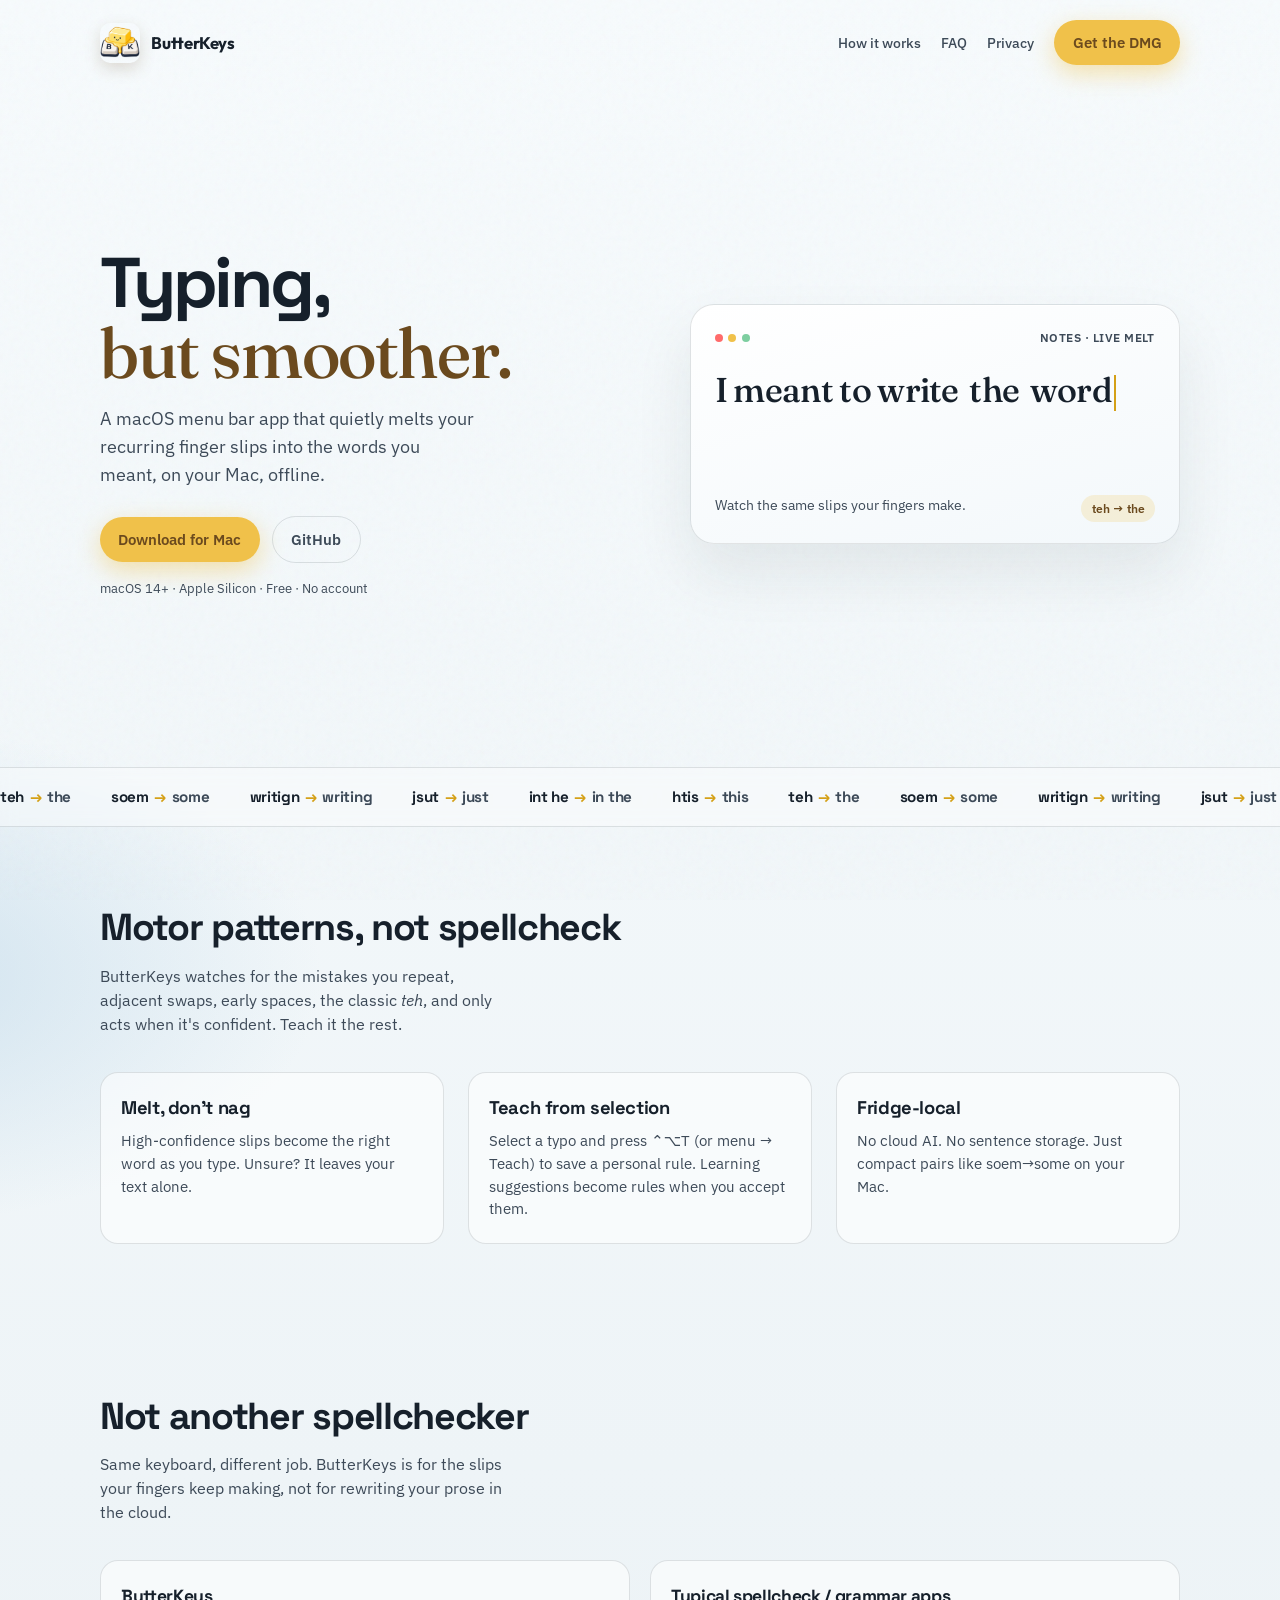
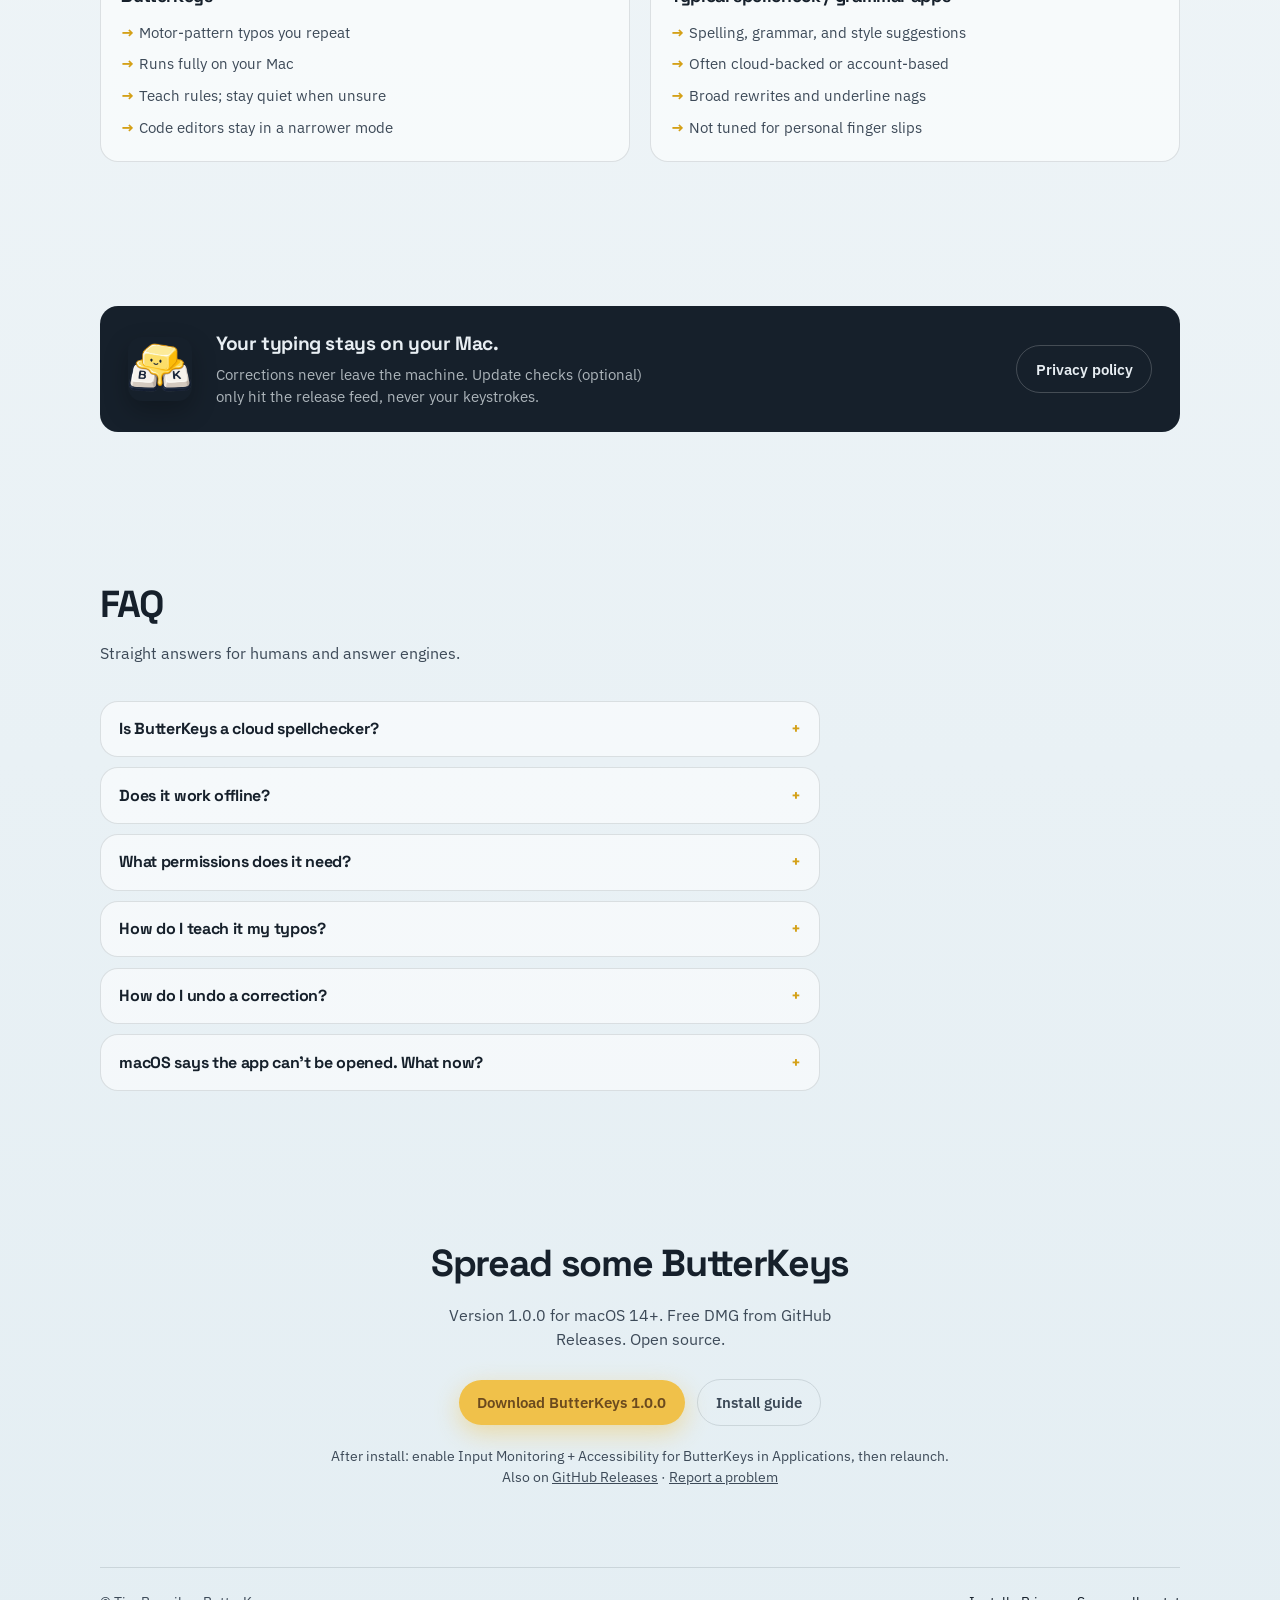
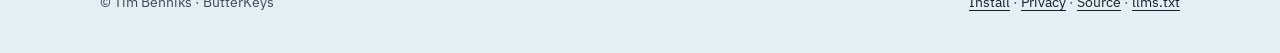
<file: site/index.html>
<!DOCTYPE html>
<html lang="en">
<head>
  <meta charset="utf-8" />
  <meta name="viewport" content="width=device-width, initial-scale=1" />
  <title>ButterKeys,  Local-first typing correction for macOS</title>
  <meta name="description" content="ButterKeys is a local-first macOS menu bar app that fixes your recurring finger slips (teh→the) on your Mac. Offline. No cloud. No accounts." />
  <meta name="author" content="Tim Benniks" />
  <meta name="theme-color" content="#f0c14a" />
  <meta name="robots" content="index,follow,max-image-preview:large" />
  <link rel="canonical" href="https://butterkeys.timbenniks.dev/" />

  <meta property="og:type" content="website" />
  <meta property="og:site_name" content="ButterKeys" />
  <meta property="og:locale" content="en_US" />
  <meta property="og:url" content="https://butterkeys.timbenniks.dev/" />
  <meta property="og:title" content="ButterKeys,  Local-first typing correction for macOS" />
  <meta property="og:description" content="Quietly fixes recurring motor-pattern typos on your Mac. Offline. No cloud AI. No accounts." />
  <meta property="og:image" content="https://butterkeys.timbenniks.dev/butterkeys.png" />
  <meta property="og:image:alt" content="ButterKeys,  Typing, but smoother." />

  <meta name="twitter:card" content="summary_large_image" />
  <meta name="twitter:title" content="ButterKeys,  Local-first typing correction for macOS" />
  <meta name="twitter:description" content="Quietly fixes recurring motor-pattern typos on your Mac. Offline. No cloud AI. No accounts." />
  <meta name="twitter:image" content="https://butterkeys.timbenniks.dev/butterkeys.png" />

  <link rel="icon" href="butterkeys.png" type="image/png" />
  <link rel="apple-touch-icon" href="butterkeys.png" />
  <link rel="stylesheet" href="styles.css" />
  <link rel="preconnect" href="https://fonts.googleapis.com" />
  <link rel="preconnect" href="https://fonts.gstatic.com" crossorigin />
  <link href="https://fonts.googleapis.com/css2?family=Fraunces:opsz,wght@9..144,500;9..144,700&family=Space+Grotesk:wght@500;600;700&family=Outfit:wght@500;600;700;800&family=IBM+Plex+Sans:wght@400;500;600&display=swap" rel="stylesheet" />

  <script type="application/ld+json">
  {
    "@context": "https://schema.org",
    "@graph": [
      {
        "@type": "SoftwareApplication",
        "@id": "https://butterkeys.timbenniks.dev/#app",
        "name": "ButterKeys",
        "applicationCategory": "UtilitiesApplication",
        "operatingSystem": "macOS 14 or later",
        "description": "Local-first macOS menu bar app that corrects recurring personal typing mistakes (motor-pattern slips) in real time. No cloud, no accounts.",
        "url": "https://butterkeys.timbenniks.dev/",
        "downloadUrl": "https://github.com/timbenniks/butterkeys/releases/download/v1.0.0/ButterKeys-1.0.0.dmg",
        "softwareVersion": "1.0.0",
        "author": {
          "@type": "Person",
          "name": "Tim Benniks",
          "url": "https://github.com/timbenniks"
        },
        "publisher": {
          "@type": "Person",
          "name": "Tim Benniks",
          "url": "https://github.com/timbenniks"
        },
        "isAccessibleForFree": true,
        "offers": {
          "@type": "Offer",
          "price": "0",
          "priceCurrency": "USD"
        },
        "image": "https://butterkeys.timbenniks.dev/butterkeys.png",
        "screenshot": "https://butterkeys.timbenniks.dev/butterkeys.png",
        "license": "https://github.com/timbenniks/butterkeys",
        "codeRepository": "https://github.com/timbenniks/butterkeys",
        "featureList": [
          "Real-time correction of recurring motor-pattern typos",
          "Teach rules from selection with Control-Option-T",
          "Local-only processing,  typing never leaves the Mac",
          "Menu bar agent with undo (Control-Option-Z)",
          "Code-safe mode for editors"
        ]
      },
      {
        "@type": "WebSite",
        "@id": "https://butterkeys.timbenniks.dev/#website",
        "url": "https://butterkeys.timbenniks.dev/",
        "name": "ButterKeys",
        "description": "Typing, but smoother. Local-first macOS typing correction.",
        "publisher": { "@id": "https://butterkeys.timbenniks.dev/#app" }
      },
      {
        "@type": "FAQPage",
        "@id": "https://butterkeys.timbenniks.dev/#faq",
        "mainEntity": [
          {
            "@type": "Question",
            "name": "Is ButterKeys a cloud spellchecker?",
            "acceptedAnswer": {
              "@type": "Answer",
              "text": "No. ButterKeys runs entirely on your Mac. It targets recurring personal motor-pattern slips (like teh→the), not generic cloud grammar or AI rewriting. Corrections never leave the machine."
            }
          },
          {
            "@type": "Question",
            "name": "Does ButterKeys work offline?",
            "acceptedAnswer": {
              "@type": "Answer",
              "text": "Yes. Correction works fully offline. Optional Sparkle update checks only contact the release feed and never include keystrokes or typing data."
            }
          },
          {
            "@type": "Question",
            "name": "What macOS permissions does ButterKeys need?",
            "acceptedAnswer": {
              "@type": "Answer",
              "text": "Input Monitoring and Accessibility, granted for the copy in /Applications. After enabling both, quit and relaunch ButterKeys from Applications."
            }
          },
          {
            "@type": "Question",
            "name": "How do I teach ButterKeys my own typos?",
            "acceptedAnswer": {
              "@type": "Answer",
              "text": "Select the mistake and press Control-Option-T (or use Teach in the menu bar) to save an explicit rule. You can also accept Learning suggestions so they become real rules."
            }
          },
          {
            "@type": "Question",
            "name": "How is ButterKeys different from system autocorrect or Grammarly?",
            "acceptedAnswer": {
              "@type": "Answer",
              "text": "System autocorrect and Grammarly focus on spelling and grammar, often with cloud features. ButterKeys is local-first and focused on the finger slips you repeat. When unsure, it leaves your text alone."
            }
          }
        ]
      }
    ]
  }
  </script>
</head>
<body>
  <a class="skip" href="#main">Skip to content</a>
  <div class="wrap">
    <header>
      <a class="mark" href="./">
        <img src="butterkeys.png" alt="ButterKeys app icon" width="40" height="40" />
        ButterKeys
      </a>
      <nav aria-label="Primary">
        <a class="hide-sm" href="#how">How it works</a>
        <a class="hide-sm" href="#faq">FAQ</a>
        <a class="hide-sm" href="privacy.html">Privacy</a>
        <a class="btn btn-butter" href="#download">Get the DMG</a>
      </nav>
    </header>

    <main id="main">
      <section class="hero" aria-label="Introduction">
        <div class="hero-copy">
          <h1>Typing,<br /><em>but smoother.</em></h1>
          <p class="lede">
            A macOS menu bar app that quietly melts your recurring finger slips
            into the words you meant, on your Mac, offline.
          </p>
          <div class="cta-row">
            <a class="btn btn-butter" href="#download">Download for Mac</a>
            <a class="btn btn-ghost" href="https://github.com/timbenniks/butterkeys" rel="noopener">GitHub</a>
          </div>
          <p class="fine">macOS 14+ · Apple Silicon · Free · No account</p>
        </div>

        <aside class="stage" aria-label="Live correction demo">
          <div class="stage-bar">
            <div class="dots" aria-hidden="true"><span></span><span></span><span></span></div>
            <span>Notes · live melt</span>
          </div>
          <p class="type-line" id="demo" aria-live="polite">
            <span id="demo-text"></span><span class="cursor" aria-hidden="true"></span>
          </p>
          <div class="stage-caption">
            <span>Watch the same slips your fingers make.</span>
            <span class="pill" id="demo-pill">teh → the</span>
          </div>
        </aside>
      </section>
    </main>
  </div>

  <div class="band" aria-hidden="true">
    <div class="marquee" id="marquee">
      <div class="marquee-group">
        <span><b>teh</b><span class="arrow">→</span>the</span>
        <span><b>soem</b><span class="arrow">→</span>some</span>
        <span><b>writign</b><span class="arrow">→</span>writing</span>
        <span><b>jsut</b><span class="arrow">→</span>just</span>
        <span><b>int he</b><span class="arrow">→</span>in the</span>
        <span><b>htis</b><span class="arrow">→</span>this</span>
      </div>
    </div>
  </div>

  <div class="wrap">
    <section id="how">
      <h2 class="section-title">Motor patterns, not spellcheck</h2>
      <p class="section-lede">
        ButterKeys watches for the mistakes you repeat,  adjacent swaps, early spaces, the classic
        <i>teh</i>,  and only acts when it's confident. Teach it the rest.
      </p>
      <div class="beats">
        <article class="beat">
          <h3>Melt, don't nag</h3>
          <p>High-confidence slips become the right word as you type. Unsure? It leaves your text alone.</p>
        </article>
        <article class="beat">
          <h3>Teach from selection</h3>
          <p>Select a typo and press ⌃⌥T (or menu → Teach) to save a personal rule. Learning suggestions become rules when you accept them.</p>
        </article>
        <article class="beat">
          <h3>Fridge-local</h3>
          <p>No cloud AI. No sentence storage. Just compact pairs like soem→some on your Mac.</p>
        </article>
      </div>
    </section>

    <section id="compare" aria-labelledby="compare-title">
      <h2 class="section-title" id="compare-title">Not another spellchecker</h2>
      <p class="section-lede">
        Same keyboard, different job. ButterKeys is for the slips your fingers keep making,  not for rewriting your prose in the cloud.
      </p>
      <div class="compare">
        <div class="compare-col">
          <h3>ButterKeys</h3>
          <ul>
            <li>Motor-pattern typos you repeat</li>
            <li>Runs fully on your Mac</li>
            <li>Teach rules; stay quiet when unsure</li>
            <li>Code editors stay in a narrower mode</li>
          </ul>
        </div>
        <div class="compare-col">
          <h3>Typical spellcheck / grammar apps</h3>
          <ul>
            <li>Spelling, grammar, and style suggestions</li>
            <li>Often cloud-backed or account-based</li>
            <li>Broad rewrites and underline nags</li>
            <li>Not tuned for personal finger slips</li>
          </ul>
        </div>
      </div>
    </section>

    <section id="privacy">
      <div class="privacy">
        <img class="butter-stack" src="butterkeys.png" alt="ButterKeys app icon" width="64" height="64" />
        <div>
          <strong>Your typing stays on your Mac.</strong>
          <p>
            Corrections never leave the machine. Update checks (optional) only hit the release feed, 
            never your keystrokes.
          </p>
        </div>
        <a class="btn btn-ghost" style="color:#e8eef3;border-color:rgba(255,255,255,0.2)" href="privacy.html">Privacy policy</a>
      </div>
    </section>

    <section id="faq" aria-labelledby="faq-title">
      <h2 class="section-title" id="faq-title">FAQ</h2>
      <p class="section-lede">Straight answers for humans and answer engines.</p>
      <div class="faq">
        <details>
          <summary>Is ButterKeys a cloud spellchecker?</summary>
          <p>No. It runs on your Mac and targets recurring personal motor-pattern slips (like <i>teh</i>→<i>the</i>), not cloud grammar or AI rewriting. Corrections never leave the machine.</p>
        </details>
        <details>
          <summary>Does it work offline?</summary>
          <p>Yes. Correction is fully offline. Optional update checks only contact the release feed and never include typing data.</p>
        </details>
        <details>
          <summary>What permissions does it need?</summary>
          <p><strong>Input Monitoring</strong> and <strong>Accessibility</strong> for the copy in <code>/Applications</code>. Enable both, then quit and relaunch from Applications. See the <a href="install.html">install guide</a>.</p>
        </details>
        <details>
          <summary>How do I teach it my typos?</summary>
          <p>Select the mistake and press <strong>⌃⌥T</strong> (or menu → Teach). Accept Learning suggestions to turn them into real rules.</p>
        </details>
        <details>
          <summary>How do I undo a correction?</summary>
          <p>Press <strong>⌃⌥Z</strong> or use Undo in the menu bar. Host-app ⌘Z is not guaranteed to reverse a ButterKeys replacement.</p>
        </details>
        <details>
          <summary>macOS says the app can't be opened. What now?</summary>
          <p>Early builds may not be Developer ID–notarized yet. In System Settings → Privacy &amp; Security, choose <strong>Open Anyway</strong>, or right-click the app → Open. Details in the <a href="install.html">install guide</a>.</p>
        </details>
      </div>
    </section>

    <section class="download" id="download">
      <h2 class="section-title">Spread some ButterKeys</h2>
      <p class="section-lede">
        Version 1.0.0 for macOS 14+. Free DMG from GitHub Releases. Open source.
      </p>
      <div class="cta-row" style="justify-content:center">
        <a class="btn btn-butter" href="https://github.com/timbenniks/butterkeys/releases/download/v1.0.0/ButterKeys-1.0.0.dmg" rel="noopener">
          Download ButterKeys 1.0.0
        </a>
        <a class="btn btn-ghost" href="install.html">Install guide</a>
      </div>
      <p class="reqs">
        After install: enable Input Monitoring + Accessibility for ButterKeys in Applications, then relaunch.
        <br />
        Also on <a href="https://github.com/timbenniks/butterkeys/releases/latest">GitHub Releases</a>
        · <a href="https://github.com/timbenniks/butterkeys/issues">Report a problem</a>
      </p>
    </section>

    <footer>
      <span>© Tim Benniks · ButterKeys</span>
      <span>
        <a href="install.html">Install</a>
        ·
        <a href="privacy.html">Privacy</a>
        ·
        <a href="https://github.com/timbenniks/butterkeys">Source</a>
        ·
        <a href="llms.txt">llms.txt</a>
      </span>
    </footer>
  </div>

  <script>
    (function () {
      const marquee = document.getElementById("marquee");
      if (marquee) {
        const group = marquee.querySelector(".marquee-group");
        const seed = Array.from(group.children).map((node) => node.cloneNode(true));
        const fillTo = Math.max(window.innerWidth, 1200) * 1.25;
        while (group.scrollWidth < fillTo) {
          seed.forEach((node) => group.appendChild(node.cloneNode(true)));
        }
        marquee.appendChild(group.cloneNode(true));
      }

      const pairs = [
        { wrong: "teh", right: "the", sentence: ["I", "meant", "to", "write", null, "word."] },
        { wrong: "soem", right: "some", sentence: ["Just", null, "butter", "on", "top."] },
        { wrong: "writign", right: "writing", sentence: ["Quiet", null, "fixes."] },
        { wrong: "jsut", right: "just", sentence: ["It", "was", null, "a", "slip."] },
        { wrong: "htis", right: "this", sentence: ["Watch", null, "melt."] }
      ];

      const textEl = document.getElementById("demo-text");
      const pill = document.getElementById("demo-pill");
      const reduced = window.matchMedia("(prefers-reduced-motion: reduce)").matches;
      let i = 0;

      function sleep(ms) {
        return new Promise((r) => setTimeout(r, ms));
      }

      async function typeWord(word, className) {
        const span = document.createElement("span");
        if (className) span.className = className;
        textEl.appendChild(span);
        for (const ch of word) {
          span.textContent += ch;
          if (!reduced) await sleep(48 + Math.random() * 40);
        }
        return span;
      }

      async function runCycle() {
        const pair = pairs[i % pairs.length];
        i += 1;
        pill.textContent = pair.wrong + " → " + pair.right;
        textEl.innerHTML = "";

        for (const part of pair.sentence) {
          if (part === null) {
            const slip = await typeWord(pair.wrong, "slip is-wrong");
            if (!reduced) await sleep(650);
            if (reduced) {
              slip.textContent = pair.right;
              slip.className = "slip is-smooth";
            } else {
              slip.classList.add("is-melting");
              await sleep(520);
              slip.textContent = pair.right;
              slip.className = "slip is-smooth";
            }
            textEl.appendChild(document.createTextNode(" "));
          } else {
            await typeWord(part + " ");
          }
        }

        await sleep(reduced ? 1800 : 2400);
        runCycle();
      }

      runCycle();
    })();
  </script>
</body>
</html>
</file>
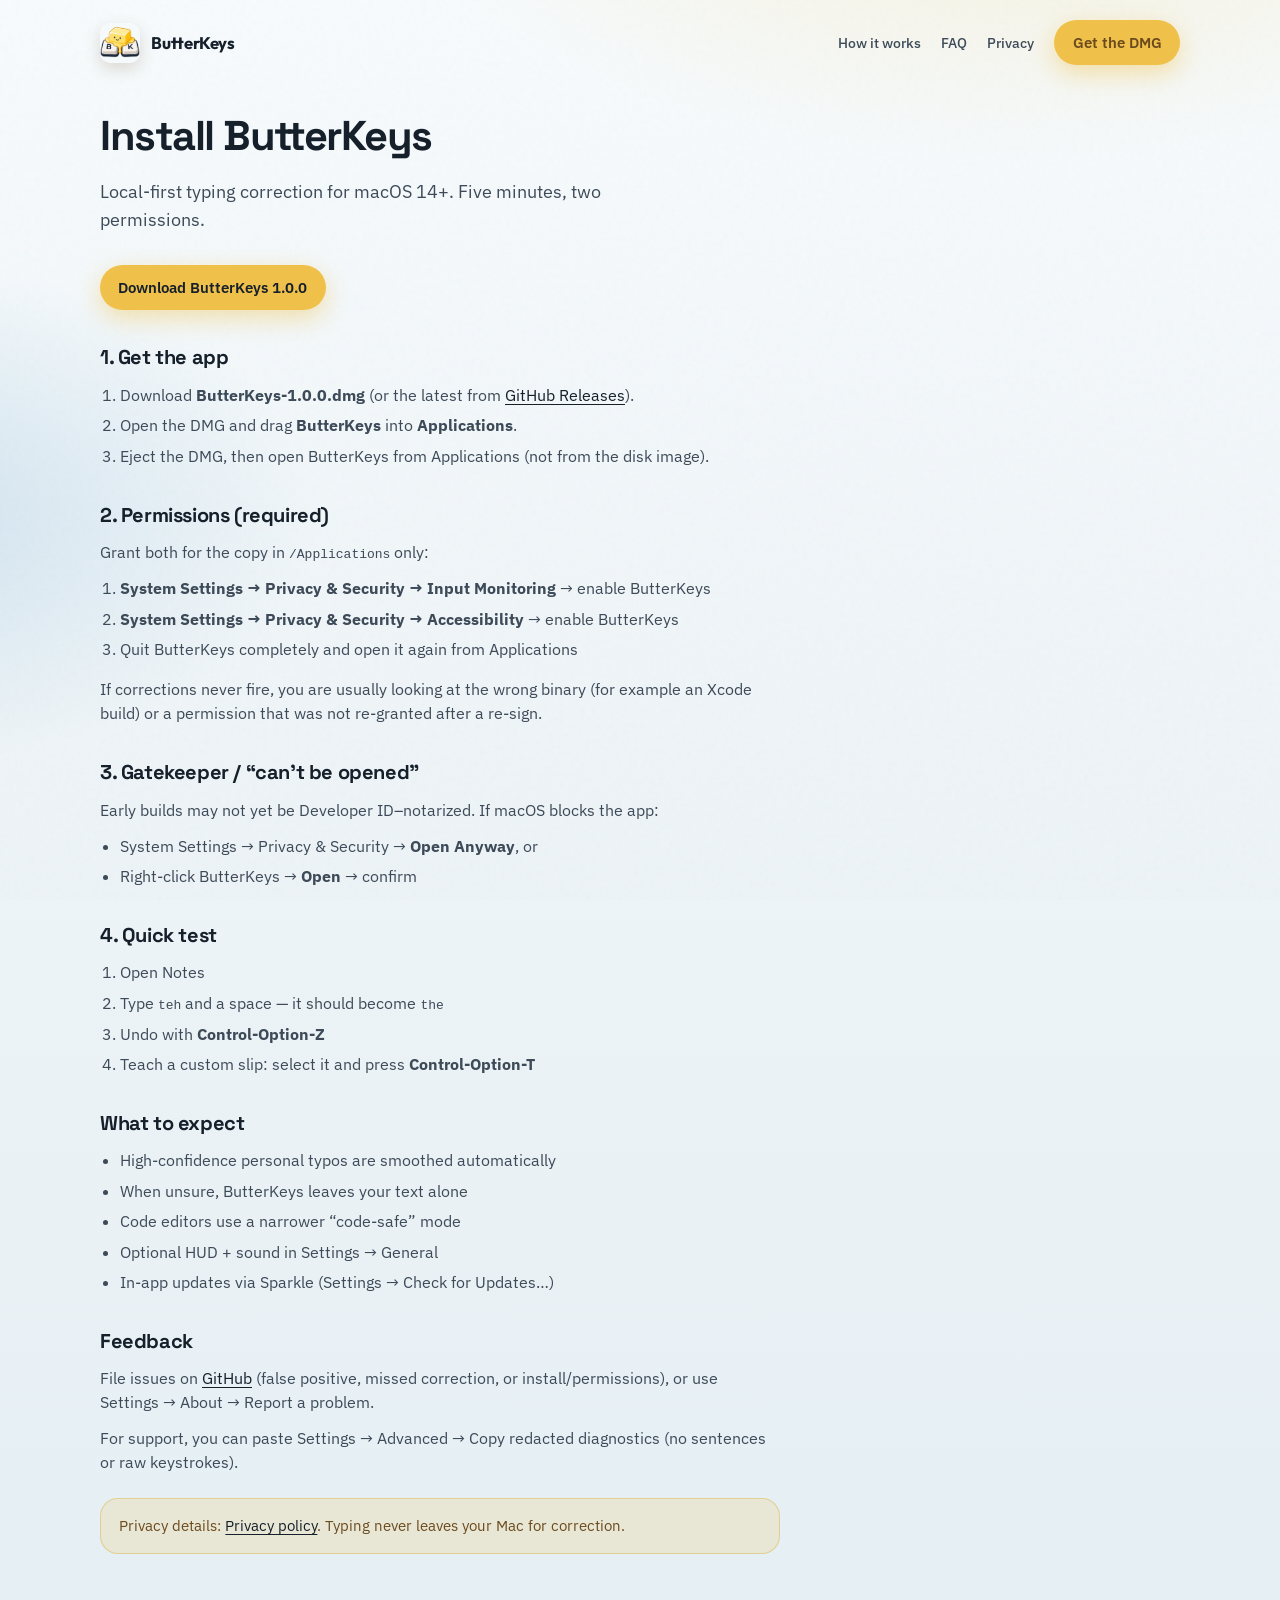
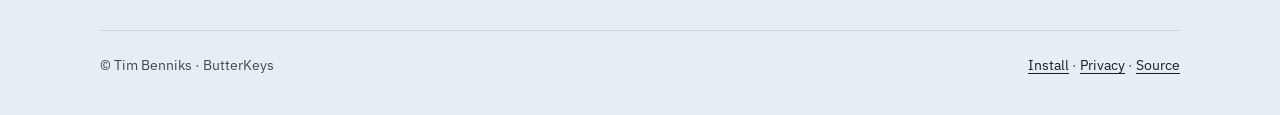
<file: site/install.html>
<!DOCTYPE html>
<html lang="en">
<head>
  <meta charset="utf-8" />
  <meta name="viewport" content="width=device-width, initial-scale=1" />
  <title>Install ButterKeys on macOS — permissions guide</title>
  <meta name="description" content="Install ButterKeys: download the DMG, drag to Applications, enable Input Monitoring and Accessibility, then relaunch. Quick test: type teh in Notes." />
  <meta name="robots" content="index,follow" />
  <link rel="canonical" href="https://timbenniks.github.io/butterkeys/install.html" />

  <meta property="og:type" content="article" />
  <meta property="og:site_name" content="ButterKeys" />
  <meta property="og:url" content="https://timbenniks.github.io/butterkeys/install.html" />
  <meta property="og:title" content="Install ButterKeys on macOS" />
  <meta property="og:description" content="DMG install plus Input Monitoring and Accessibility setup for ButterKeys." />
  <meta property="og:image" content="https://timbenniks.github.io/butterkeys/og.png" />

  <meta name="twitter:card" content="summary_large_image" />
  <meta name="twitter:title" content="Install ButterKeys on macOS" />
  <meta name="twitter:description" content="DMG install plus Input Monitoring and Accessibility setup for ButterKeys." />
  <meta name="twitter:image" content="https://timbenniks.github.io/butterkeys/og.png" />

  <link rel="icon" href="butterkeys.png" type="image/png" />
  <link rel="apple-touch-icon" href="butterkeys.png" />
  <link rel="stylesheet" href="styles.css" />
  <link rel="preconnect" href="https://fonts.googleapis.com" />
  <link rel="preconnect" href="https://fonts.gstatic.com" crossorigin />
  <link href="https://fonts.googleapis.com/css2?family=Fraunces:opsz,wght@9..144,500;9..144,700&family=Space+Grotesk:wght@500;600;700&family=Outfit:wght@500;600;700;800&family=IBM+Plex+Sans:wght@400;500;600&display=swap" rel="stylesheet" />

  <script type="application/ld+json">
  {
    "@context": "https://schema.org",
    "@type": "HowTo",
    "name": "Install ButterKeys on macOS",
    "description": "Download the ButterKeys DMG, install to Applications, grant Input Monitoring and Accessibility, then verify with a quick typing test.",
    "totalTime": "PT5M",
    "supply": [
      { "@type": "HowToSupply", "name": "Mac running macOS 14 or later" }
    ],
    "tool": [
      { "@type": "HowToTool", "name": "ButterKeys 1.0.0 DMG" }
    ],
    "step": [
      {
        "@type": "HowToStep",
        "name": "Download the DMG",
        "text": "Download ButterKeys-1.0.0.dmg from GitHub Releases."
      },
      {
        "@type": "HowToStep",
        "name": "Install to Applications",
        "text": "Open the DMG and drag ButterKeys into Applications. Eject the DMG, then open ButterKeys from Applications."
      },
      {
        "@type": "HowToStep",
        "name": "Grant Input Monitoring",
        "text": "System Settings → Privacy & Security → Input Monitoring → enable ButterKeys."
      },
      {
        "@type": "HowToStep",
        "name": "Grant Accessibility",
        "text": "System Settings → Privacy & Security → Accessibility → enable ButterKeys."
      },
      {
        "@type": "HowToStep",
        "name": "Relaunch and test",
        "text": "Quit ButterKeys completely and open it again from Applications. In Notes, type teh and a space — it should become the. Undo with Control-Option-Z."
      }
    ]
  }
  </script>
</head>
<body>
  <a class="skip" href="#main">Skip to content</a>
  <div class="wrap">
    <header>
      <a class="mark" href="./">
        <img src="butterkeys.png" alt="ButterKeys app icon" width="40" height="40" />
        ButterKeys
      </a>
      <nav aria-label="Primary">
        <a class="hide-sm" href="./#how">How it works</a>
        <a class="hide-sm" href="./#faq">FAQ</a>
        <a class="hide-sm" href="privacy.html">Privacy</a>
        <a class="btn btn-butter" href="./#download">Get the DMG</a>
      </nav>
    </header>

    <main id="main" class="prose">
      <h1>Install ButterKeys</h1>
      <p class="lede">Local-first typing correction for macOS 14+. Five minutes, two permissions.</p>

      <p>
        <a class="btn btn-butter" href="https://github.com/timbenniks/butterkeys/releases/download/v1.0.0/ButterKeys-1.0.0.dmg" rel="noopener">Download ButterKeys 1.0.0</a>
      </p>

      <h2>1. Get the app</h2>
      <ol>
        <li>Download <strong>ButterKeys-1.0.0.dmg</strong> (or the latest from <a href="https://github.com/timbenniks/butterkeys/releases/latest">GitHub Releases</a>).</li>
        <li>Open the DMG and drag <strong>ButterKeys</strong> into <strong>Applications</strong>.</li>
        <li>Eject the DMG, then open ButterKeys from Applications (not from the disk image).</li>
      </ol>

      <h2>2. Permissions (required)</h2>
      <p>Grant both for the copy in <code>/Applications</code> only:</p>
      <ol>
        <li><strong>System Settings → Privacy &amp; Security → Input Monitoring</strong> → enable ButterKeys</li>
        <li><strong>System Settings → Privacy &amp; Security → Accessibility</strong> → enable ButterKeys</li>
        <li>Quit ButterKeys completely and open it again from Applications</li>
      </ol>
      <p>
        If corrections never fire, you are usually looking at the wrong binary (for example an Xcode build)
        or a permission that was not re-granted after a re-sign.
      </p>

      <h2>3. Gatekeeper / “can’t be opened”</h2>
      <p>
        Early builds may not yet be Developer ID–notarized. If macOS blocks the app:
      </p>
      <ul>
        <li>System Settings → Privacy &amp; Security → <strong>Open Anyway</strong>, or</li>
        <li>Right-click ButterKeys → <strong>Open</strong> → confirm</li>
      </ul>

      <h2>4. Quick test</h2>
      <ol>
        <li>Open Notes</li>
        <li>Type <code>teh</code> and a space — it should become <code>the</code></li>
        <li>Undo with <strong>Control-Option-Z</strong></li>
        <li>Teach a custom slip: select it and press <strong>Control-Option-T</strong></li>
      </ol>

      <h2>What to expect</h2>
      <ul>
        <li>High-confidence personal typos are smoothed automatically</li>
        <li>When unsure, ButterKeys leaves your text alone</li>
        <li>Code editors use a narrower “code-safe” mode</li>
        <li>Optional HUD + sound in Settings → General</li>
        <li>In-app updates via Sparkle (Settings → Check for Updates…)</li>
      </ul>

      <h2>Feedback</h2>
      <p>
        File issues on
        <a href="https://github.com/timbenniks/butterkeys/issues">GitHub</a>
        (false positive, missed correction, or install/permissions),
        or use Settings → About → Report a problem.
      </p>
      <p>
        For support, you can paste Settings → Advanced → Copy redacted diagnostics
        (no sentences or raw keystrokes).
      </p>

      <p class="note">Privacy details: <a href="privacy.html">Privacy policy</a>. Typing never leaves your Mac for correction.</p>
    </main>

    <footer>
      <span>© Tim Benniks · ButterKeys</span>
      <span>
        <a href="install.html">Install</a>
        ·
        <a href="privacy.html">Privacy</a>
        ·
        <a href="https://github.com/timbenniks/butterkeys">Source</a>
      </span>
    </footer>
  </div>
</body>
</html>
</file>
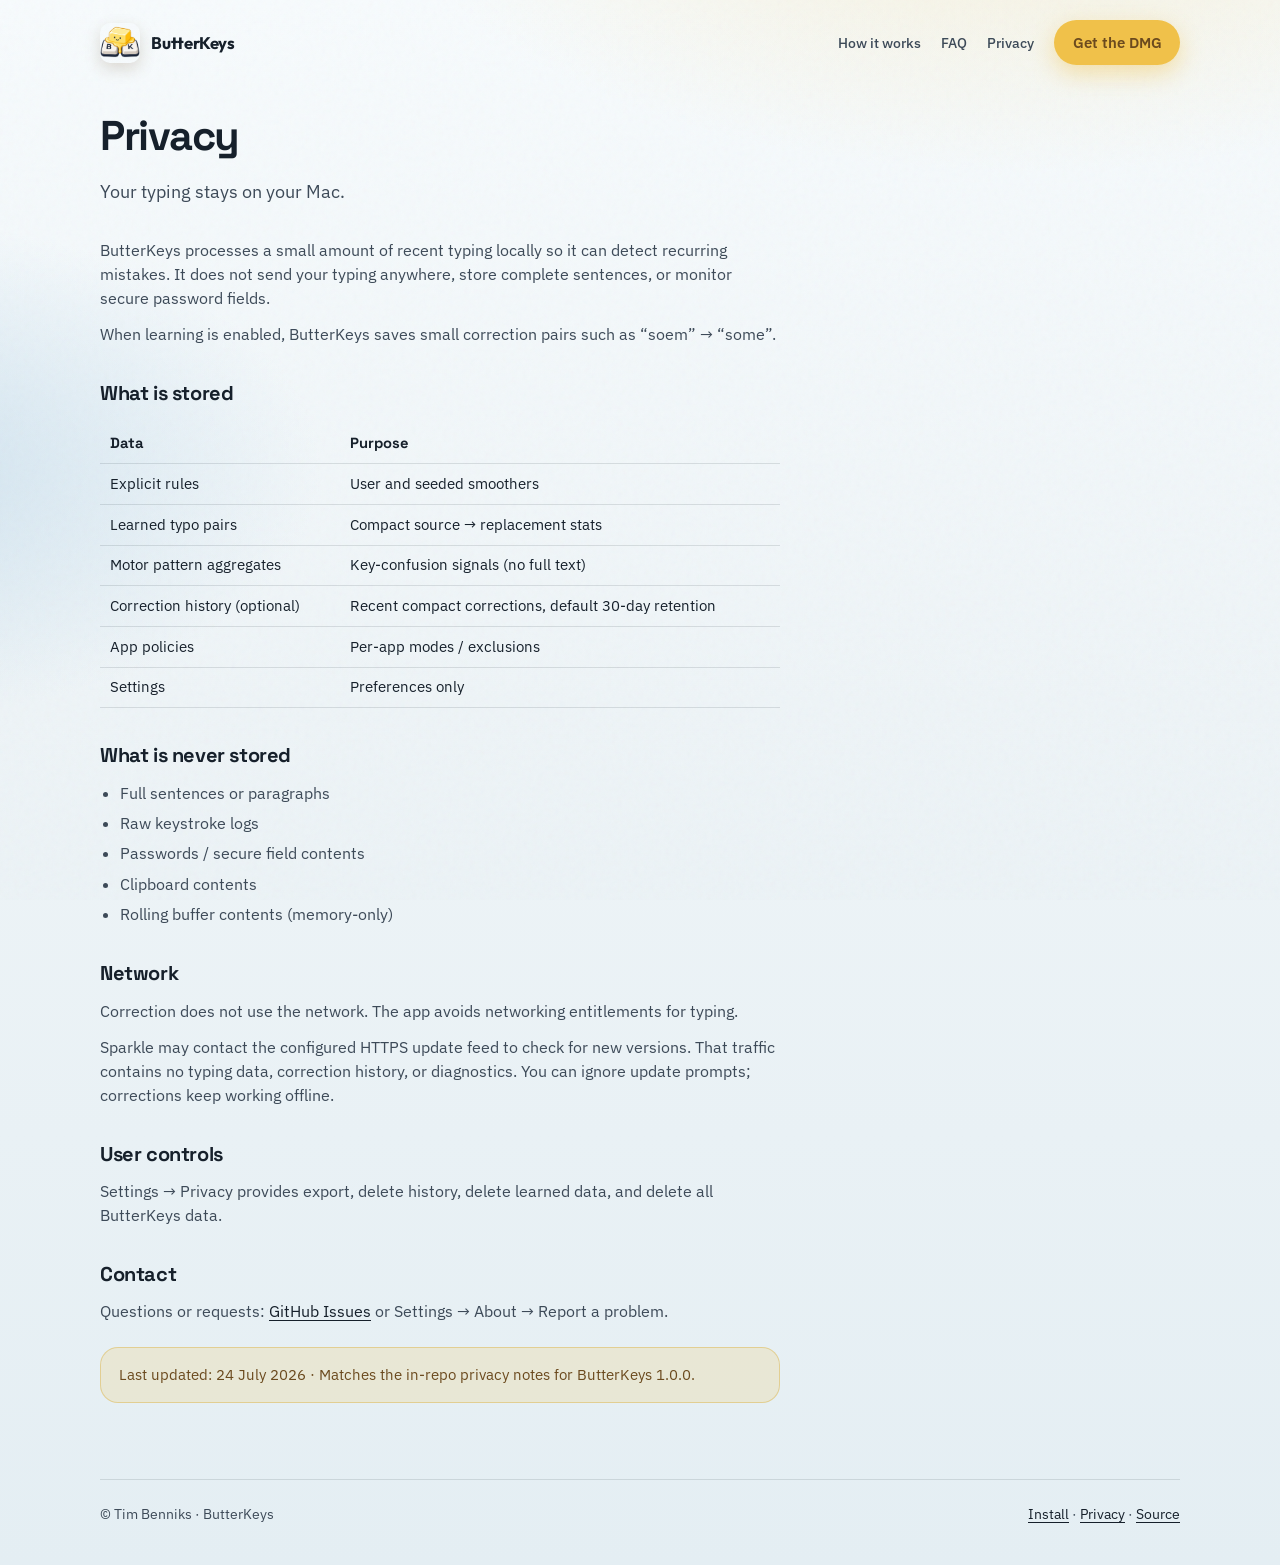
<file: site/privacy.html>
<!DOCTYPE html>
<html lang="en">
<head>
  <meta charset="utf-8" />
  <meta name="viewport" content="width=device-width, initial-scale=1" />
  <title>Privacy — ButterKeys</title>
  <meta name="description" content="ButterKeys privacy policy: your typing stays on your Mac. No cloud correction, no sentence storage, optional update checks only." />
  <meta name="robots" content="index,follow" />
  <link rel="canonical" href="https://timbenniks.github.io/butterkeys/privacy.html" />

  <meta property="og:type" content="article" />
  <meta property="og:site_name" content="ButterKeys" />
  <meta property="og:url" content="https://timbenniks.github.io/butterkeys/privacy.html" />
  <meta property="og:title" content="Privacy — ButterKeys" />
  <meta property="og:description" content="Your typing stays on your Mac. Corrections never leave the machine." />
  <meta property="og:image" content="https://timbenniks.github.io/butterkeys/og.png" />

  <meta name="twitter:card" content="summary_large_image" />
  <meta name="twitter:title" content="Privacy — ButterKeys" />
  <meta name="twitter:description" content="Your typing stays on your Mac. Corrections never leave the machine." />
  <meta name="twitter:image" content="https://timbenniks.github.io/butterkeys/og.png" />

  <link rel="icon" href="butterkeys.png" type="image/png" />
  <link rel="apple-touch-icon" href="butterkeys.png" />
  <link rel="stylesheet" href="styles.css" />
  <link rel="preconnect" href="https://fonts.googleapis.com" />
  <link rel="preconnect" href="https://fonts.gstatic.com" crossorigin />
  <link href="https://fonts.googleapis.com/css2?family=Fraunces:opsz,wght@9..144,500;9..144,700&family=Space+Grotesk:wght@500;600;700&family=Outfit:wght@500;600;700;800&family=IBM+Plex+Sans:wght@400;500;600&display=swap" rel="stylesheet" />

  <script type="application/ld+json">
  {
    "@context": "https://schema.org",
    "@type": "WebPage",
    "name": "Privacy — ButterKeys",
    "url": "https://timbenniks.github.io/butterkeys/privacy.html",
    "description": "ButterKeys privacy policy: local-only typing correction for macOS.",
    "isPartOf": {
      "@type": "WebSite",
      "name": "ButterKeys",
      "url": "https://timbenniks.github.io/butterkeys/"
    }
  }
  </script>
</head>
<body>
  <a class="skip" href="#main">Skip to content</a>
  <div class="wrap">
    <header>
      <a class="mark" href="./">
        <img src="butterkeys.png" alt="ButterKeys app icon" width="40" height="40" />
        ButterKeys
      </a>
      <nav aria-label="Primary">
        <a class="hide-sm" href="./#how">How it works</a>
        <a class="hide-sm" href="./#faq">FAQ</a>
        <a class="hide-sm" href="privacy.html" aria-current="page">Privacy</a>
        <a class="btn btn-butter" href="./#download">Get the DMG</a>
      </nav>
    </header>

    <main id="main" class="prose">
      <h1>Privacy</h1>
      <p class="lede">Your typing stays on your Mac.</p>

      <p>
        ButterKeys processes a small amount of recent typing locally so it can detect recurring mistakes.
        It does not send your typing anywhere, store complete sentences, or monitor secure password fields.
      </p>
      <p>
        When learning is enabled, ButterKeys saves small correction pairs such as “soem” → “some”.
      </p>

      <h2>What is stored</h2>
      <table>
        <thead>
          <tr><th>Data</th><th>Purpose</th></tr>
        </thead>
        <tbody>
          <tr><td>Explicit rules</td><td>User and seeded smoothers</td></tr>
          <tr><td>Learned typo pairs</td><td>Compact source → replacement stats</td></tr>
          <tr><td>Motor pattern aggregates</td><td>Key-confusion signals (no full text)</td></tr>
          <tr><td>Correction history (optional)</td><td>Recent compact corrections, default 30-day retention</td></tr>
          <tr><td>App policies</td><td>Per-app modes / exclusions</td></tr>
          <tr><td>Settings</td><td>Preferences only</td></tr>
        </tbody>
      </table>

      <h2>What is never stored</h2>
      <ul>
        <li>Full sentences or paragraphs</li>
        <li>Raw keystroke logs</li>
        <li>Passwords / secure field contents</li>
        <li>Clipboard contents</li>
        <li>Rolling buffer contents (memory-only)</li>
      </ul>

      <h2>Network</h2>
      <p>
        Correction does not use the network. The app avoids networking entitlements for typing.
      </p>
      <p>
        Sparkle may contact the configured HTTPS update feed to check for new versions. That traffic contains
        no typing data, correction history, or diagnostics. You can ignore update prompts; corrections keep working offline.
      </p>

      <h2>User controls</h2>
      <p>
        Settings → Privacy provides export, delete history, delete learned data, and delete all ButterKeys data.
      </p>

      <h2>Contact</h2>
      <p>
        Questions or requests:
        <a href="https://github.com/timbenniks/butterkeys/issues">GitHub Issues</a>
        or Settings → About → Report a problem.
      </p>

      <p class="note">Last updated: 24 July 2026 · Matches the in-repo privacy notes for ButterKeys 1.0.0.</p>
    </main>

    <footer>
      <span>© Tim Benniks · ButterKeys</span>
      <span>
        <a href="install.html">Install</a>
        ·
        <a href="privacy.html">Privacy</a>
        ·
        <a href="https://github.com/timbenniks/butterkeys">Source</a>
      </span>
    </footer>
  </div>
</body>
</html>
</file>
<file: site/styles.css>
:root {
      --milk: #eef4f7;
      --frost: #f7fbfd;
      --ink: #16202b;
      --ink-soft: #3d4a58;
      --butter: #f0c14a;
      --butter-deep: #d4a017;
      --toast: #6b4a1e;
      --line: rgba(22, 32, 43, 0.12);
      --glow: rgba(240, 193, 74, 0.45);
      --radius: 18px;
      --font-display: "Space Grotesk", system-ui, sans-serif;
      --font-serif: "Fraunces", Georgia, serif;
      --font-ui: "Outfit", system-ui, sans-serif;
      --font-body: "IBM Plex Sans", system-ui, sans-serif;
    }

    * { box-sizing: border-box; margin: 0; padding: 0; }

    html { scroll-behavior: smooth; }

    body {
      font-family: var(--font-body);
      color: var(--ink);
      background:
        radial-gradient(1200px 600px at 80% -10%, rgba(240, 193, 74, 0.22), transparent 55%),
        radial-gradient(900px 500px at -10% 30%, rgba(180, 210, 230, 0.55), transparent 50%),
        linear-gradient(180deg, var(--frost) 0%, var(--milk) 45%, #e4eef3 100%);
      min-height: 100vh;
      line-height: 1.5;
      -webkit-font-smoothing: antialiased;
    }

    /* Soft fridge-shelf grain */
    body::before {
      content: "";
      position: fixed;
      inset: 0;
      pointer-events: none;
      opacity: 0.035;
      background-image: url("data:image/svg+xml,%3Csvg viewBox='0 0 200 200' xmlns='http://www.w3.org/2000/svg'%3E%3Cfilter id='n'%3E%3CfeTurbulence type='fractalNoise' baseFrequency='0.85' numOctaves='3' stitchTiles='stitch'/%3E%3C/filter%3E%3Crect width='100%25' height='100%25' filter='url(%23n)'/%3E%3C/svg%3E");
      z-index: 0;
    }

    a { color: inherit; }

    .wrap {
      position: relative;
      z-index: 1;
      width: min(1080px, calc(100% - 2.5rem));
      margin: 0 auto;
    }

    /* —— Header —— */
    header {
      display: flex;
      align-items: center;
      justify-content: space-between;
      padding: 1.25rem 0 0;
      gap: 1rem;
    }

    .mark {
      display: flex;
      align-items: center;
      gap: 0.7rem;
      text-decoration: none;
      font-family: var(--font-ui);
      font-weight: 700;
      font-size: 1.05rem;
      letter-spacing: -0.02em;
    }

    .mark img {
      width: 40px;
      height: 40px;
      border-radius: 10px;
      box-shadow: 0 6px 16px rgba(107, 74, 30, 0.18);
    }

    nav {
      display: flex;
      align-items: center;
      gap: 1.25rem;
      font-size: 0.9rem;
      font-weight: 500;
      color: var(--ink-soft);
    }

    nav a { text-decoration: none; }
    nav a:hover { color: var(--ink); }

    .btn {
      display: inline-flex;
      align-items: center;
      justify-content: center;
      gap: 0.45rem;
      padding: 0.7rem 1.15rem;
      border-radius: 999px;
      border: none;
      font: inherit;
      font-weight: 600;
      font-size: 0.95rem;
      cursor: pointer;
      text-decoration: none;
      transition: transform 0.15s ease, box-shadow 0.15s ease, background 0.15s ease;
    }

    .btn:focus-visible {
      outline: 2px solid var(--butter-deep);
      outline-offset: 3px;
    }

    .btn-butter {
      background: var(--butter);
      color: var(--toast);
      box-shadow: 0 8px 24px var(--glow);
    }

    .btn-butter:hover {
      transform: translateY(-1px);
      box-shadow: 0 12px 28px var(--glow);
      background: #f5cb5c;
    }

    .btn-ghost {
      background: transparent;
      color: var(--ink-soft);
      border: 1px solid var(--line);
    }

    .btn-ghost:hover {
      background: rgba(255, 255, 255, 0.55);
      color: var(--ink);
    }

    /* —— Hero —— */
    .hero {
      display: grid;
      grid-template-columns: 1.05fr 0.95fr;
      gap: 3rem;
      align-items: center;
      padding: 4.5rem 0 3.5rem;
      min-height: min(78vh, 720px);
    }

    .hero-copy h1 {
      font-family: var(--font-display);
      font-weight: 700;
      font-size: clamp(2.6rem, 6vw, 4.4rem);
      letter-spacing: -0.045em;
      line-height: 0.98;
      margin-bottom: 1rem;
      color: var(--ink);
    }

    .hero-copy h1 em {
      font-family: var(--font-serif);
      font-style: normal;
      font-weight: 500;
      color: var(--toast);
      letter-spacing: -0.02em;
    }

    .lede {
      font-size: 1.15rem;
      color: var(--ink-soft);
      max-width: 34ch;
      margin-bottom: 1.75rem;
    }

    .cta-row {
      display: flex;
      flex-wrap: wrap;
      gap: 0.75rem;
      align-items: center;
      margin-bottom: 1rem;
    }

    .fine {
      font-size: 0.82rem;
      color: var(--ink-soft);
    }

    /* —— Melt stage (signature) —— */
    .stage {
      position: relative;
      background: linear-gradient(165deg, #ffffff 0%, #f3f8fb 100%);
      border: 1px solid var(--line);
      border-radius: calc(var(--radius) + 6px);
      padding: 1.5rem 1.5rem 1.35rem;
      box-shadow:
        0 1px 0 rgba(255, 255, 255, 0.9) inset,
        0 30px 60px rgba(22, 32, 43, 0.08);
    }

    .stage-bar {
      display: flex;
      align-items: center;
      justify-content: space-between;
      margin-bottom: 1.25rem;
      font-size: 0.75rem;
      font-weight: 600;
      letter-spacing: 0.04em;
      text-transform: uppercase;
      color: var(--ink-soft);
    }

    .dots { display: flex; gap: 0.35rem; }
    .dots span {
      width: 8px; height: 8px; border-radius: 50%;
      background: #d5dee6;
    }
    .dots span:nth-child(1) { background: #ff6b6b; }
    .dots span:nth-child(2) { background: var(--butter); }
    .dots span:nth-child(3) { background: #7dcea0; }

    .type-line {
      font-family: var(--font-serif);
      font-size: clamp(1.6rem, 3.2vw, 2.15rem);
      font-weight: 500;
      letter-spacing: -0.02em;
      line-height: 1.35;
      min-height: 3.2em;
      color: var(--ink);
    }

    .slip {
      display: inline-block;
      position: relative;
      padding: 0 0.12em;
      border-radius: 0.25em;
    }

    .slip.is-wrong {
      color: var(--toast);
      background: rgba(240, 193, 74, 0.28);
      text-decoration: line-through;
      text-decoration-thickness: 2px;
      text-decoration-color: rgba(107, 74, 30, 0.45);
    }

    .slip.is-melting {
      animation: melt 0.55s ease forwards;
    }

    .slip.is-smooth {
      color: var(--ink);
      background: transparent;
      animation: settle 0.4s ease;
    }

    @keyframes melt {
      0% { transform: translateY(0) scale(1); opacity: 1; filter: blur(0); }
      55% { transform: translateY(6px) scale(1.04, 0.92); opacity: 0.35; filter: blur(1px); }
      100% { transform: translateY(10px) scale(1.06, 0.7); opacity: 0; filter: blur(2px); }
    }

    @keyframes settle {
      from { transform: translateY(-4px); opacity: 0.4; }
      to { transform: none; opacity: 1; }
    }

    .cursor {
      display: inline-block;
      width: 2px;
      height: 1.05em;
      margin-left: 2px;
      background: var(--butter-deep);
      vertical-align: text-bottom;
      animation: blink 1s steps(1) infinite;
    }

    @keyframes blink {
      50% { opacity: 0; }
    }

    .stage-caption {
      margin-top: 1.1rem;
      font-size: 0.85rem;
      color: var(--ink-soft);
      display: flex;
      justify-content: space-between;
      gap: 1rem;
      flex-wrap: wrap;
    }

    .pill {
      display: inline-flex;
      align-items: center;
      gap: 0.35rem;
      padding: 0.25rem 0.65rem;
      border-radius: 999px;
      background: rgba(240, 193, 74, 0.2);
      color: var(--toast);
      font-weight: 600;
      font-size: 0.78rem;
    }

    /* —— Band —— */
    .band {
      border-top: 1px solid var(--line);
      border-bottom: 1px solid var(--line);
      padding: 1.1rem 0;
      overflow: hidden;
      background: rgba(255, 255, 255, 0.35);
      backdrop-filter: blur(8px);
    }

    .marquee {
      display: flex;
      width: max-content;
      white-space: nowrap;
      font-family: var(--font-display);
      font-weight: 700;
      font-size: 0.95rem;
      letter-spacing: -0.02em;
      color: var(--ink-soft);
      animation: scroll 40s linear infinite;
      will-change: transform;
    }

    .marquee-group {
      display: flex;
      flex-shrink: 0;
      align-items: center;
      gap: 2.5rem;
      padding-right: 2.5rem;
    }

    .marquee span b { color: var(--ink); font-weight: 800; }
    .marquee .arrow { color: var(--butter-deep); padding: 0 0.35rem; }

    @keyframes scroll {
      from { transform: translateX(0); }
      to { transform: translateX(-50%); }
    }

    /* —— Sections —— */
    section {
      padding: 4.5rem 0;
    }

    .section-title {
      font-family: var(--font-display);
      font-weight: 800;
      font-size: clamp(1.75rem, 3vw, 2.35rem);
      letter-spacing: -0.035em;
      margin-bottom: 0.5rem;
    }

    .section-lede {
      color: var(--ink-soft);
      max-width: 42ch;
      margin-bottom: 2.25rem;
    }

    .beats {
      display: grid;
      grid-template-columns: repeat(3, 1fr);
      gap: 1.5rem;
    }

    .beat {
      padding: 1.35rem 1.25rem 1.4rem;
      border-radius: var(--radius);
      background: rgba(255, 255, 255, 0.55);
      border: 1px solid var(--line);
    }

    .beat h3 {
      font-family: var(--font-display);
      font-size: 1.15rem;
      font-weight: 700;
      letter-spacing: -0.02em;
      margin-bottom: 0.45rem;
    }

    .beat p {
      color: var(--ink-soft);
      font-size: 0.95rem;
    }

    .beat .ico {
      font-family: var(--font-display);
      font-size: 2rem;
      line-height: 1;
      font-weight: 800;
      color: var(--butter-deep);
      margin-bottom: 0.85rem;
      display: block;
    }

    /* Privacy strip */
    .privacy {
      display: grid;
      grid-template-columns: auto 1fr auto;
      gap: 1.5rem;
      align-items: center;
      padding: 1.5rem 1.75rem;
      border-radius: var(--radius);
      background: var(--ink);
      color: #e8eef3;
    }

    .privacy strong {
      font-family: var(--font-display);
      font-size: 1.2rem;
      letter-spacing: -0.02em;
      display: block;
      margin-bottom: 0.25rem;
    }

    .privacy p {
      color: rgba(232, 238, 243, 0.72);
      font-size: 0.95rem;
      max-width: 48ch;
    }

    .butter-stack {
      width: 64px;
      height: 64px;
      border-radius: 14px;
      object-fit: cover;
      box-shadow: 0 10px 24px rgba(0, 0, 0, 0.25);
    }

    /* Download */
    .download {
      text-align: center;
      padding-bottom: 5rem;
    }

    .download .section-title { margin-bottom: 0.75rem; }
    .download .section-lede {
      margin-left: auto;
      margin-right: auto;
      margin-bottom: 1.75rem;
    }

    .reqs {
      margin-top: 1.25rem;
      font-size: 0.85rem;
      color: var(--ink-soft);
    }

    footer {
      border-top: 1px solid var(--line);
      padding: 1.5rem 0 2.5rem;
      display: flex;
      flex-wrap: wrap;
      justify-content: space-between;
      gap: 0.75rem;
      font-size: 0.85rem;
      color: var(--ink-soft);
    }

    footer a { color: var(--ink); text-decoration: underline; text-underline-offset: 3px; }

    @media (max-width: 860px) {
      .hero {
        grid-template-columns: 1fr;
        gap: 2rem;
        padding-top: 2.5rem;
        min-height: 0;
      }
      .beats { grid-template-columns: 1fr; }
      .privacy {
        grid-template-columns: 1fr;
        text-align: left;
      }
      nav .hide-sm { display: none; }
    }

    @media (prefers-reduced-motion: reduce) {
      .marquee, .cursor, .slip.is-melting, .slip.is-smooth { animation: none !important; }
      html { scroll-behavior: auto; }
    }


    /* Skip link */
    .skip {
      position: absolute;
      left: -999px;
      top: 0.75rem;
      z-index: 100;
      padding: 0.55rem 0.9rem;
      border-radius: 999px;
      background: var(--butter);
      color: var(--toast);
      font-weight: 600;
      text-decoration: none;
    }
    .skip:focus { left: 0.75rem; }

    /* Compare */
    .compare {
      display: grid;
      grid-template-columns: 1fr 1fr;
      gap: 1.25rem;
    }
    .compare-col {
      padding: 1.35rem 1.25rem 1.4rem;
      border-radius: var(--radius);
      background: rgba(255, 255, 255, 0.55);
      border: 1px solid var(--line);
    }
    .compare-col h3 {
      font-family: var(--font-display);
      font-size: 1.1rem;
      font-weight: 700;
      letter-spacing: -0.02em;
      margin-bottom: 0.75rem;
    }
    .compare-col ul {
      list-style: none;
      display: grid;
      gap: 0.55rem;
      color: var(--ink-soft);
      font-size: 0.95rem;
    }
    .compare-col li {
      padding-left: 1.1rem;
      position: relative;
    }
    .compare-col li::before {
      content: "→";
      position: absolute;
      left: 0;
      color: var(--butter-deep);
      font-weight: 700;
    }

    /* FAQ */
    .faq {
      display: grid;
      gap: 0.65rem;
      max-width: 720px;
    }
    .faq details {
      border: 1px solid var(--line);
      border-radius: var(--radius);
      background: rgba(255, 255, 255, 0.55);
      padding: 0.95rem 1.15rem;
    }
    .faq summary {
      font-family: var(--font-display);
      font-weight: 700;
      letter-spacing: -0.02em;
      cursor: pointer;
      list-style: none;
    }
    .faq summary::-webkit-details-marker { display: none; }
    .faq summary::after {
      content: "+";
      float: right;
      color: var(--butter-deep);
      font-weight: 800;
    }
    .faq details[open] summary::after { content: "–"; }
    .faq details p {
      margin-top: 0.65rem;
      color: var(--ink-soft);
      font-size: 0.95rem;
    }

    /* Prose pages (privacy / install) */
    .prose {
      padding: 2.5rem 0 4rem;
      max-width: 680px;
    }
    .prose h1 {
      font-family: var(--font-display);
      font-weight: 800;
      font-size: clamp(1.9rem, 3.5vw, 2.6rem);
      letter-spacing: -0.035em;
      margin-bottom: 0.65rem;
    }
    .prose .lede {
      margin-bottom: 2rem;
      max-width: 48ch;
    }
    .prose h2 {
      font-family: var(--font-display);
      font-weight: 700;
      font-size: 1.25rem;
      letter-spacing: -0.02em;
      margin: 2rem 0 0.65rem;
    }
    .prose p, .prose li {
      color: var(--ink-soft);
      margin-bottom: 0.75rem;
    }
    .prose ul, .prose ol {
      padding-left: 1.25rem;
      margin-bottom: 1rem;
    }
    .prose li { margin-bottom: 0.4rem; }
    .prose table {
      width: 100%;
      border-collapse: collapse;
      font-size: 0.92rem;
      margin: 1rem 0 1.5rem;
    }
    .prose th, .prose td {
      text-align: left;
      padding: 0.55rem 0.65rem;
      border-bottom: 1px solid var(--line);
      vertical-align: top;
    }
    .prose th {
      font-family: var(--font-display);
      font-weight: 700;
      color: var(--ink);
    }
    .prose a { color: var(--ink); text-underline-offset: 3px; }
    .prose .note {
      margin-top: 1.5rem;
      padding: 1rem 1.15rem;
      border-radius: var(--radius);
      background: rgba(240, 193, 74, 0.18);
      border: 1px solid rgba(212, 160, 23, 0.35);
      color: var(--toast);
      font-size: 0.92rem;
    }

    .facts {
      display: grid;
      grid-template-columns: repeat(4, 1fr);
      gap: 0.85rem;
      margin: 2rem 0 3rem;
    }
    .fact {
      padding: 0.9rem 1rem;
      border-radius: calc(var(--radius) - 4px);
      border: 1px solid var(--line);
      background: rgba(255, 255, 255, 0.45);
    }
    .fact dt {
      font-family: var(--font-display);
      font-size: 0.72rem;
      font-weight: 700;
      letter-spacing: 0.04em;
      text-transform: uppercase;
      color: var(--ink-soft);
      margin-bottom: 0.25rem;
    }
    .fact dd {
      font-family: var(--font-display);
      font-weight: 700;
      font-size: 0.98rem;
      letter-spacing: -0.02em;
      color: var(--ink);
    }

    @media (max-width: 860px) {
      .compare { grid-template-columns: 1fr; }
      .facts { grid-template-columns: 1fr 1fr; }
    }
</file>
